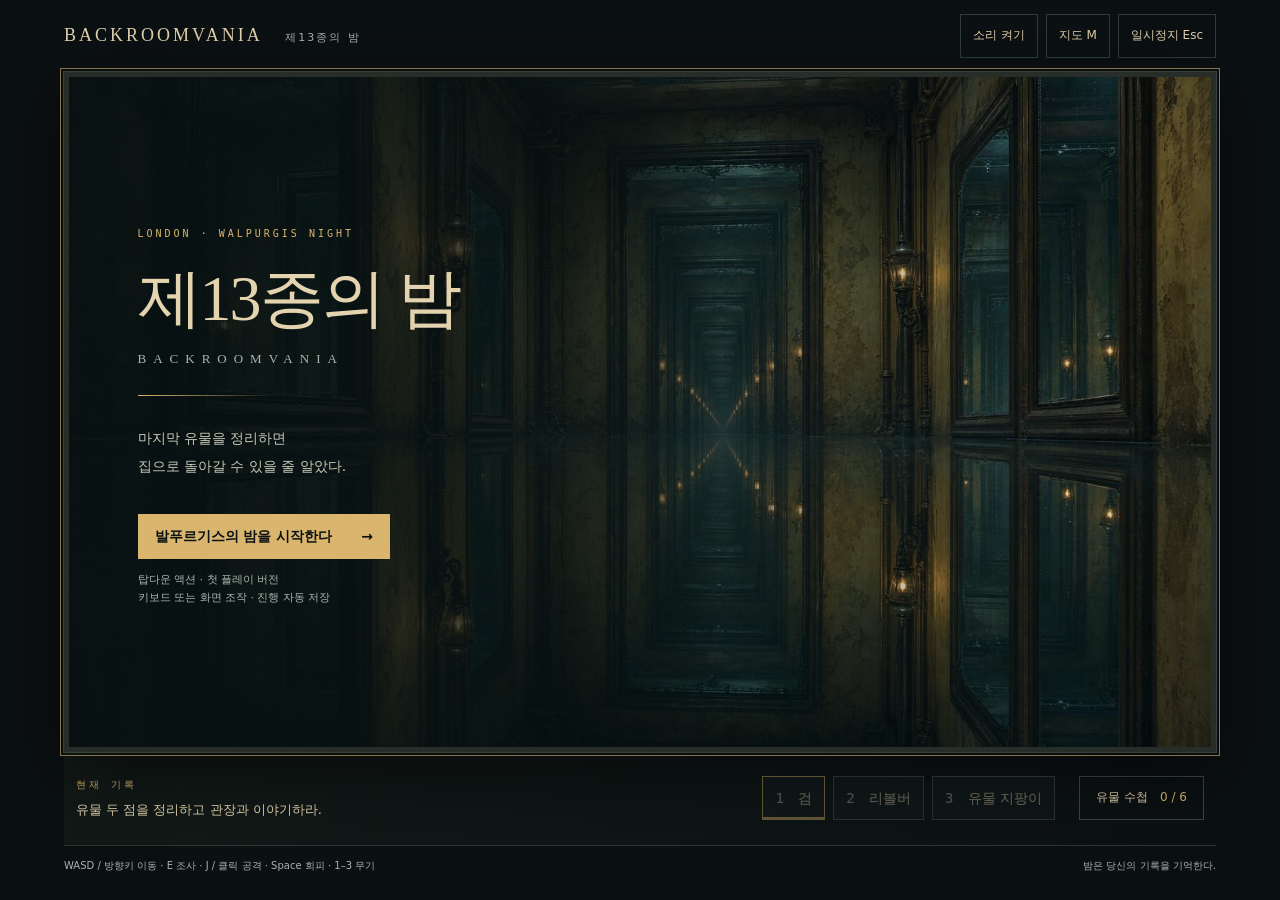
<file: game/index.html>
<!doctype html>
<html lang="ko">
<head>
  <meta charset="utf-8"><meta name="viewport" content="width=device-width,initial-scale=1">
  <meta name="description" content="에블린 베일의 발푸르기스의 밤. 대영박물관과 끝없는 백룸을 탐험하는 탑다운 다크 판타지 게임.">
  <title>BACKROOMVANIA — 제13종의 밤</title>
  <link rel="icon" href="data:image/svg+xml,%3Csvg xmlns='http://www.w3.org/2000/svg' viewBox='0 0 32 32'%3E%3Crect width='32' height='32' fill='%230b1012'/%3E%3Cpath d='M8 28V4h16v24M12 28V8h8v20' fill='none' stroke='%23d9b56d' stroke-width='2'/%3E%3C/svg%3E">
  <link rel="stylesheet" href="style.css">
</head>
<body>
<main id="app">
  <header><a class="wordmark" href="./">BACKROOMVANIA <span>제13종의 밤</span></a><div class="header-actions"><button id="sound" aria-pressed="false">소리 켜기</button><button id="map-button">지도 M</button><button id="pause-button">일시정지 Esc</button></div></header>
  <section id="stage" aria-label="게임 화면">
    <canvas id="world" width="960" height="640" tabindex="0" aria-label="탑다운 게임. WASD 이동, E 조사, J 공격, Space 회피. 화면 아래에 현재 목표가 표시됩니다."></canvas>
    <div id="title-screen" class="veil">
      <div class="title-copy"><p class="eyebrow">LONDON · WALPURGIS NIGHT</p><h1>제13종의 밤</h1><p class="subtitle">BACKROOMVANIA</p><div class="hairline"></div><p>마지막 유물을 정리하면<br>집으로 돌아갈 수 있을 줄 알았다.</p><button id="start" class="primary">발푸르기스의 밤을 시작한다 <span>→</span></button><button id="continue" hidden>기록에서 계속하기</button><small>탑다운 액션 · 첫 플레이 버전<br>키보드 또는 화면 조작 · 진행 자동 저장</small></div>
    </div>
    <div id="hud" hidden><div><b id="room-name"></b><span id="chapter"></span></div><div class="vitals"><label>생명 <meter id="health" min="0" max="100" value="100"></meter></label><label>회피 <meter id="dash" min="0" max="1" value="1"></meter></label></div></div>
    <div id="toast" role="status" aria-live="polite"></div>
    <dialog id="dialog"><img class="dialog-portrait" src="art/evelyn-portrait.png" width="176" height="224" alt="에블린 베일" loading="lazy"><p id="speaker" class="eyebrow"></p><h2 id="dialog-title"></h2><p id="dialog-body"></p><div id="choices"></div></dialog>
  </section>
  <section id="game-bar" aria-label="게임 상태"><div class="mission"><span class="eyebrow">현재 기록</span><p id="objective">발푸르기스의 밤, 대영박물관 장서고.</p></div><div id="weapons" aria-label="무기 선택"><button data-weapon="0" disabled>1 <span>검</span></button><button data-weapon="1" disabled>2 <span>리볼버</span></button><button data-weapon="2" disabled>3 <span>유물 지팡이</span></button></div><button id="journal-button">유물 수첩 <span id="relic-count">0 / 6</span></button></section>
  <footer><span>WASD / 방향키 이동 · E 조사 · J / 클릭 공격 · Space 회피 · 1–3 무기</span><span id="save-status">밤은 당신의 기록을 기억한다.</span></footer>
  <section id="touch" aria-label="화면 조작"><div class="dpad"><button data-key="ArrowUp" aria-label="위로">↑</button><button data-key="ArrowLeft" aria-label="왼쪽으로">←</button><button data-key="ArrowDown" aria-label="아래로">↓</button><button data-key="ArrowRight" aria-label="오른쪽으로">→</button></div><div><button data-key="KeyE">조사 E</button><button data-key="KeyJ">공격 J</button><button data-key="Space">회피</button></div></section>
</main>
<script type="module" src="src/main.mjs"></script>
</body></html>
</file>
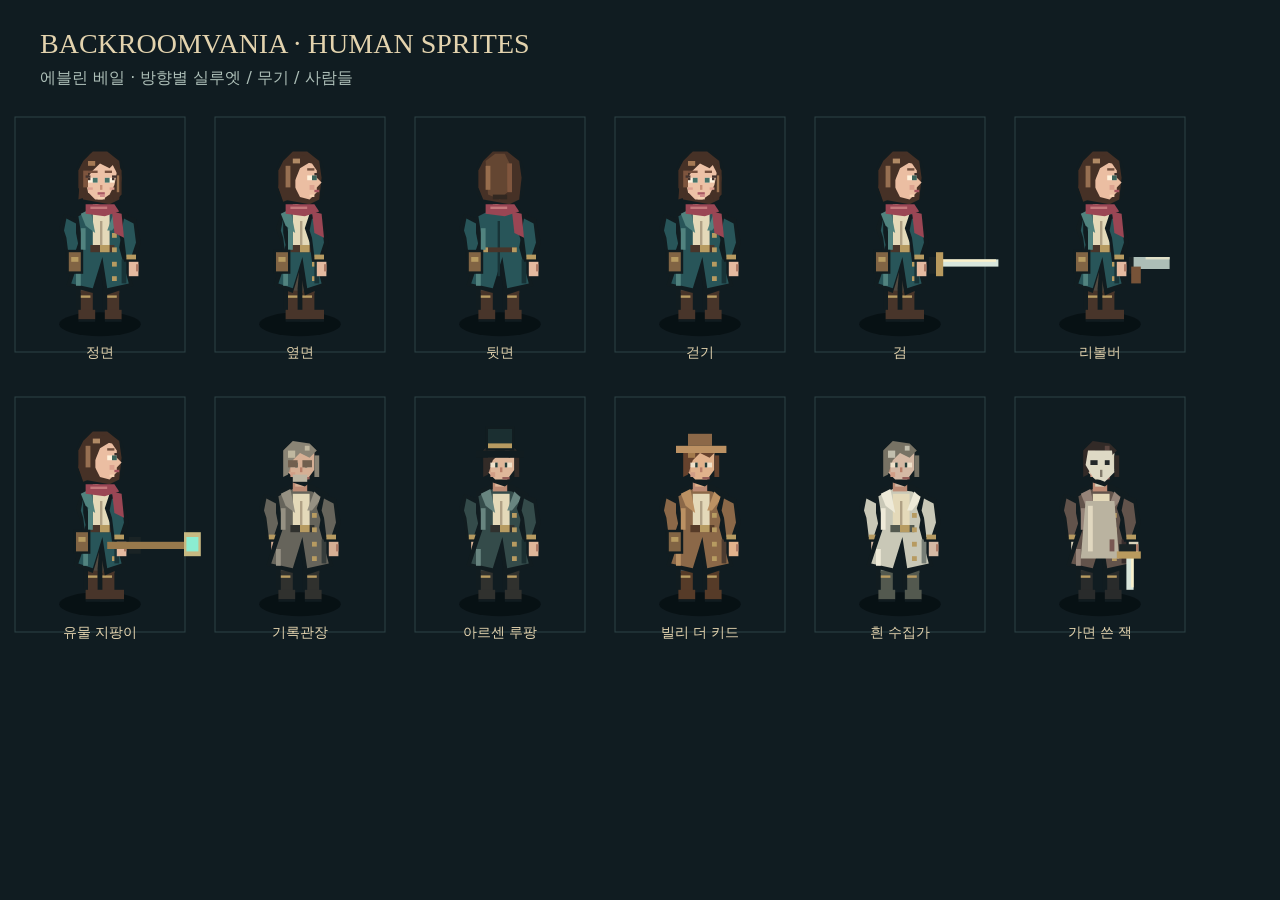
<file: game/qa/humans-preview.html>
<!doctype html><html lang="ko"><meta charset="utf-8"><title>Human sprite studies</title><style>body{margin:0;background:#101c21;color:#e3d3ae;font:16px system-ui}h1{font:28px Georgia,serif;margin:28px 40px 8px}p{margin:8px 40px;color:#acbeb7}canvas{display:block;image-rendering:pixelated;width:1200px;height:600px}</style><h1>BACKROOMVANIA · HUMAN SPRITES</h1><p>에블린 베일 · 방향별 실루엣 / 무기 / 사람들</p><canvas width="1200" height="600"></canvas><script type="module">
import{human}from'../src/humans.mjs';const c=document.querySelector('canvas').getContext('2d');
const entries=[['정면',{role:'evelyn',facing:Math.PI/2}],['옆면',{role:'evelyn',facing:0}],['뒷면',{role:'evelyn',facing:-Math.PI/2}],['걷기',{role:'evelyn',facing:Math.PI/2,moving:true}],['검',{role:'evelyn',facing:0,armed:true,weapon:0}],['리볼버',{role:'evelyn',facing:0,armed:true,weapon:1}],['유물 지팡이',{role:'evelyn',facing:0,armed:true,weapon:2}],['기록관장',{role:'director'}],['아르센 루팡',{role:'lupin'}],['빌리 더 키드',{role:'billy'}],['흰 수집가',{role:'collector'}],['가면 쓴 잭',{role:'jack'}]];
function frame(t){c.fillStyle='#101c21';c.fillRect(0,0,1200,600);entries.forEach(([label,a],i)=>{const col=i%6,row=Math.floor(i/6);c.save();c.translate(100+col*200,220+row*280);c.strokeStyle='#2c4347';c.strokeRect(-85,-200,170,235);c.scale(2.4,2.4);human(c,{...a,x:0,y:0,walk:t/100},t/1000);c.restore();c.font='14px system-ui';c.textAlign='center';c.fillStyle='#e3d3ae';c.fillText(label,100+col*200,260+row*280);});requestAnimationFrame(frame);}requestAnimationFrame(frame);
</script></html>
</file>
<file: game/style.css>
:root{color-scheme:dark;--ink:#0b1012;--panel:#121c1d;--rim:#52605b;--paper:#e3d3ae;--muted:#a9b5ad;--gold:#d9b56d;--teal:#59beb0;--danger:#d66b70;--gap:16px}
*{box-sizing:border-box}body{margin:0;background:var(--ink);color:var(--paper);font:14px/1.65 system-ui,'Malgun Gothic',sans-serif}button,a{-webkit-tap-highlight-color:transparent}button{font:inherit;color:var(--paper);border:1px solid var(--rim);background:var(--panel);padding:10px 16px;cursor:pointer;min-height:44px;transition:background .15s,color .15s}button:hover{background:#283b39}button:active{transform:translateY(1px)}button:focus-visible,a:focus-visible,canvas:focus-visible{outline:2px solid var(--teal);outline-offset:3px}button:disabled{opacity:.4;cursor:default}button[hidden],[hidden]{display:none!important}#app{max-width:1200px;margin:auto;padding:0 24px}header{min-height:72px;display:flex;justify-content:space-between;align-items:center;gap:16px}.wordmark{font-family:Georgia,serif;letter-spacing:3px;color:var(--paper);text-decoration:none;font-size:18px}.wordmark span{font:11px system-ui;letter-spacing:2px;color:var(--muted);margin-left:16px}.header-actions{display:flex;gap:8px}.header-actions button{font-size:12px;padding:8px 12px;background:transparent;border-color:#2e3d3b}#stage{position:relative;width:100%;aspect-ratio:3/2;max-height:calc(100dvh - 220px);background:#050b0d;isolation:isolate;margin:auto;overflow:hidden;box-shadow:0 0 0 1px #35403a,0 20px 70px #0008}canvas{display:block;width:100%;height:100%;object-fit:contain;image-rendering:pixelated;touch-action:none}.veil{position:absolute;inset:0;background:linear-gradient(90deg,#071112f2 0%,#071112c7 34%,#07111220 80%),url('../assets/backrooms-water/qa/01-drowned-corridor.jpg') center/cover;display:flex;align-items:center}.title-copy{padding:6%;max-width:620px}.eyebrow{color:var(--gold);font:10px/1.5 monospace;letter-spacing:3px;text-transform:uppercase}h1{font:clamp(32px,5vw,66px)/1.2 Georgia,'Batang',serif;letter-spacing:-2px;margin:20px 0 8px}.subtitle{font:13px Georgia;letter-spacing:7px;color:var(--muted)}.hairline{height:1px;background:linear-gradient(90deg,var(--gold),transparent);width:140px;margin:28px 0}.title-copy>p:not(.eyebrow):not(.subtitle){line-height:2;color:#c5c8b6}.primary{background:var(--gold);border-color:var(--gold);color:var(--ink);margin:20px 0 12px;font-weight:700}.primary:hover{background:#ead0a0}.primary span{margin-left:24px}.title-copy small{display:block;color:var(--muted);font-size:11px}#continue{display:block;margin-bottom:12px}#hud{position:absolute;left:0;top:0;right:0;pointer-events:none;display:flex;justify-content:space-between;gap:12px;padding:12px 20px;background:linear-gradient(#071011f0,#07101100)}#room-name{font-family:Georgia,'Batang',serif;font-size:18px}#chapter{display:block;color:var(--muted);font-size:10px;letter-spacing:2px}.vitals{display:flex;gap:12px;align-items:flex-start}.vitals label{font-size:10px;display:flex;align-items:center;gap:6px}meter{width:80px;height:10px}meter::-webkit-meter-bar{background:#25302d;border:0;border-radius:0}meter::-webkit-meter-optimum-value{background:var(--teal)}#health::-webkit-meter-optimum-value{background:#bb7671}#toast{position:absolute;bottom:24px;left:50%;transform:translateX(-50%);max-width:90%;width:max-content;padding:8px 20px;background:#081313ed;border:1px solid #69785d;color:var(--paper);opacity:0;transition:opacity .2s;pointer-events:none;font-size:13px}#toast.visible{opacity:1}dialog{position:absolute;inset:auto 0 5%;width:min(640px,90%);max-height:85%;overflow:auto;margin:auto;background:#101b1cf7;color:var(--paper);border:1px solid #a38b5b;padding:24px 32px;box-shadow:0 20px 70px #000b}dialog::backdrop{background:#04090c8a}dialog h2{font:25px Georgia,'Batang',serif;margin:10px 0 18px}#dialog-body{white-space:pre-line;line-height:1.9;color:#d0d5c7;margin-bottom:24px}#choices{display:flex;gap:8px;flex-wrap:wrap}#choices button{flex:1 1 auto}#game-bar{display:flex;align-items:center;gap:24px;padding:20px 0;border-bottom:1px solid #283733}.mission{flex:1}.mission p{margin:4px 0;font-size:13px}#weapons{display:flex;gap:8px}#weapons button{font-family:monospace;color:var(--muted);padding:8px 12px}#weapons span{font-family:system-ui;color:var(--paper);margin-left:6px}#weapons .selected{border-color:var(--gold);box-shadow:inset 0 -2px var(--gold)}#journal-button{background:none;border-color:#39493f;font-size:12px}#relic-count{margin-left:8px;color:var(--gold)}footer{display:flex;justify-content:space-between;gap:16px;color:var(--muted);font-size:10px;padding:12px 0}#touch{display:none;justify-content:space-between;gap:16px;margin:12px 0;touch-action:none}#touch>div{display:flex;gap:4px;align-items:center}#touch button{min-width:44px;padding:8px;user-select:none}.dpad{display:grid!important;grid-template-columns:repeat(3,44px)}.dpad button:first-child{grid-column:2}.dpad button:nth-child(2){grid-column:1}.dpad button{grid-row:2}.dpad button:first-child{grid-row:1}
@media(max-width:800px){#app{padding:0 12px}header{min-height:60px}.wordmark{font-size:14px;letter-spacing:1px}.wordmark span{display:none}.header-actions{gap:4px}.header-actions button{padding:6px;font-size:10px}#stage{max-height:none}#game-bar{gap:12px;flex-wrap:wrap;padding:12px 0}.mission{flex-basis:100%}#weapons{flex:1}#weapons button{padding:8px}#hud{padding:8px}#room-name{font-size:13px}.vitals{gap:6px}.vitals label{font-size:8px;gap:3px}meter{width:45px}#chapter{font-size:8px}footer{flex-direction:column;gap:4px}#touch{display:flex}.title-copy{padding:5%}.title-copy .eyebrow{font-size:8px}.title-copy h1{font-size:32px;margin:8px 0}.subtitle{font-size:9px;letter-spacing:4px}.hairline{margin:12px 0}.title-copy>p:not(.eyebrow):not(.subtitle){font-size:12px;line-height:1.6}.primary{font-size:11px;margin:8px 0;padding:8px}.title-copy small{font-size:9px}dialog{padding:16px}dialog h2{font-size:20px}#dialog-body{font-size:12px;line-height:1.7}#toast{font-size:11px;bottom:8px}}
@media(prefers-reduced-motion:reduce){*{transition:none!important}button:active{transform:none}}
@media(max-width:500px){#weapons{flex-basis:100%;width:100%}#weapons button{flex:1;white-space:nowrap;font-size:11px}#weapons span{margin-left:4px}#journal-button{width:100%}#dialog-body{word-break:keep-all;overflow-wrap:break-word}}
@media(max-width:800px){#stage:has(#title-screen:not([hidden])){min-height:360px}}
#dialog-body{word-break:keep-all;overflow-wrap:break-word}

/* Evelyn's record portrait and brass archive frame. */
.dialog-portrait{display:none;object-fit:cover;object-position:50% 20%;border:1px solid var(--gold);image-rendering:pixelated;background:var(--ink)}
.with-portrait .dialog-portrait{display:block;float:left;width:140px;height:184px;margin:0 24px 16px 0}
dialog #choices{clear:both}dialog{border-top:3px solid var(--gold);background:linear-gradient(120deg,#1c2a29fa,#0b1619fa);word-break:keep-all}
#stage{border:5px solid #272d29;outline:1px solid #89734d;outline-offset:3px}
#game-bar{background:linear-gradient(90deg,#17221c88,transparent);padding-left:12px;padding-right:12px}
@media(max-width:600px){.with-portrait .dialog-portrait{width:72px;height:96px;margin:0 12px 8px 0}#stage{border-width:2px;outline-offset:1px}}
.with-portrait #dialog-body{margin-left:164px}
@media(max-width:600px){.with-portrait #dialog-body{clear:both;margin-left:0;padding-top:8px}}
</file>
